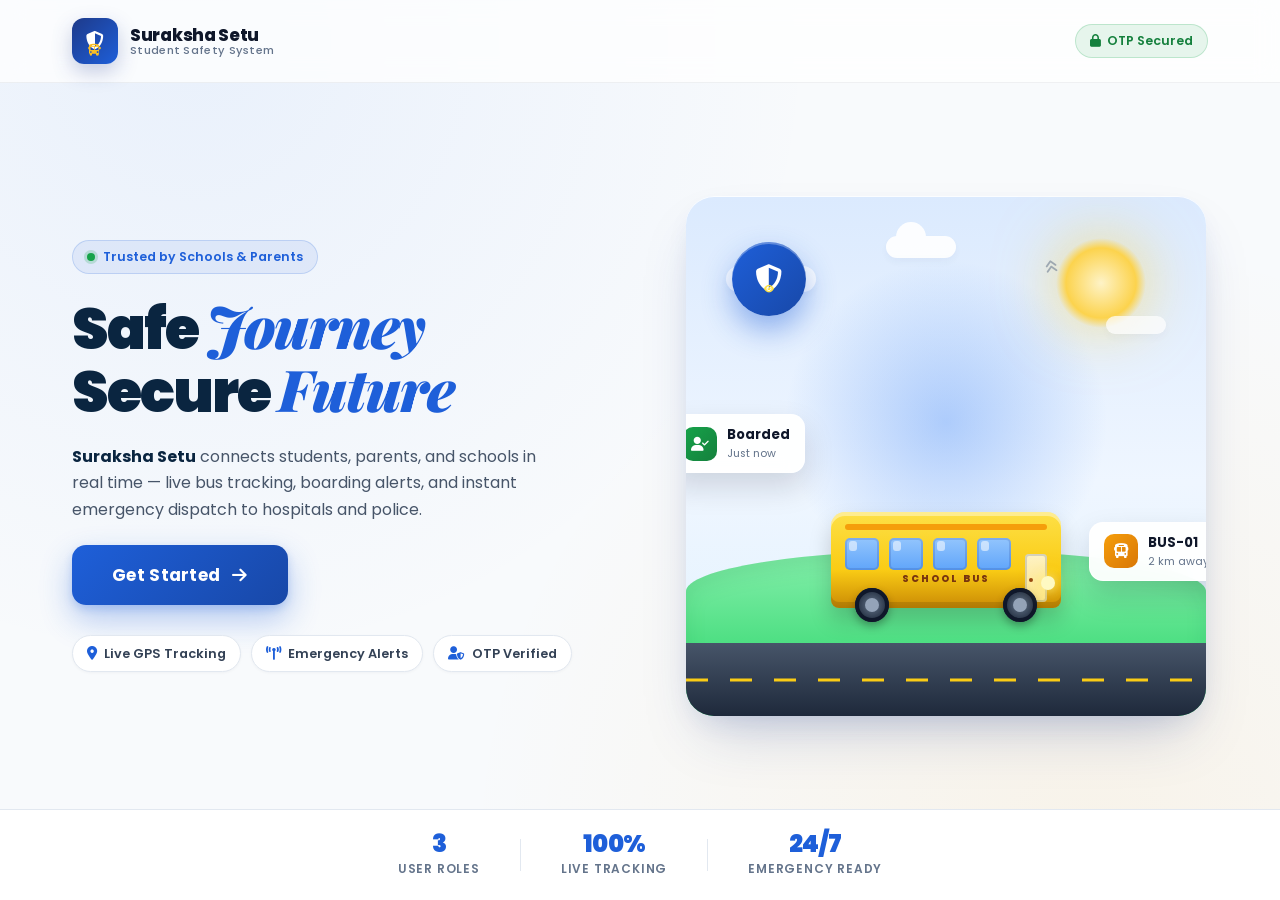
<file: index.html>
<!DOCTYPE html>
<html lang="en">
<head>
  <meta charset="UTF-8" />
  <meta name="viewport" content="width=device-width, initial-scale=1.0" />
  <title>Suraksha Setu — Safe Journey, Secure Future</title>

  <link rel="stylesheet"
    href="https://cdnjs.cloudflare.com/ajax/libs/font-awesome/6.5.1/css/all.min.css" />

  <link rel="preconnect" href="https://fonts.googleapis.com">
  <link rel="preconnect" href="https://fonts.gstatic.com" crossorigin>
  <link href="https://fonts.googleapis.com/css2?family=Poppins:wght@300;400;500;600;700;800;900&family=Playfair+Display:ital,wght@1,900&display=swap" rel="stylesheet">

  <link rel="stylesheet" href="style.css" />
  <link rel="stylesheet" href="login.css" />
  <link rel="stylesheet" href="otp.css" />
  <link rel="stylesheet" href="emergency.css" />
  <link rel="stylesheet" href="fpage.css" />
</head>
<body class="splash-body">

  <!-- ============ SPLASH / LANDING ============ -->
  <div class="splash-screen" id="splashScreen">

    <div id="splashEmergency" class="splash-emergency" style="display:none;"></div>

    <!-- Top nav bar -->
    <header class="landing-nav">
      <div class="landing-nav-inner">
        <div class="landing-logo">
          <div class="logo-icon">
            <i class="fa-solid fa-shield-halved"></i>
            <i class="fa-solid fa-bus"></i>
          </div>
          <div class="logo-text">
            <span class="logo-name">Suraksha Setu</span>
            <span class="logo-sub">Student Safety System</span>
          </div>
        </div>
        <div class="landing-nav-tag">
          <i class="fa-solid fa-lock"></i> OTP Secured
        </div>
      </div>
    </header>

    <!-- Hero section -->
    <section class="landing-hero">

      <!-- Left: text -->
      <div class="landing-text">

        <div class="landing-badge">
          <span class="badge-dot"></span>
          Trusted by Schools &amp; Parents
        </div>

        <h1 class="landing-title">
          Safe <span class="title-accent">Journey</span><br>
          Secure <span class="title-accent">Future</span>
        </h1>

        <p class="landing-desc">
          <strong>Suraksha Setu</strong> connects students, parents, and schools
          in real time — live bus tracking, boarding alerts, and instant
          emergency dispatch to hospitals and police.
        </p>

        <button type="button" class="landing-cta" id="getStartedBtn">
          <span>Get Started</span>
          <i class="fa-solid fa-arrow-right"></i>
        </button>

        <div class="landing-trust">
          <div class="trust-item">
            <i class="fa-solid fa-location-dot"></i>
            <span>Live GPS Tracking</span>
          </div>
          <div class="trust-item">
            <i class="fa-solid fa-tower-broadcast"></i>
            <span>Emergency Alerts</span>
          </div>
          <div class="trust-item">
            <i class="fa-solid fa-user-shield"></i>
            <span>OTP Verified</span>
          </div>
        </div>
      </div>

      <!-- Right: illustration -->
      <div class="landing-art">
        <div class="art-stage">

          <!-- Shield glow behind everything -->
          <div class="art-glow"></div>

          <!-- Sky -->
          <div class="art-sky">
            <!-- Sun -->
            <div class="art-sun"></div>

            <!-- Clouds -->
            <div class="art-cloud cloud-1"></div>
            <div class="art-cloud cloud-2"></div>
            <div class="art-cloud cloud-3"></div>

            <!-- Birds -->
            <div class="art-birds">
              <i class="fa-solid fa-angles-up"></i>
            </div>
          </div>

          <!-- Ground strip -->
          <div class="art-ground"></div>

          <!-- Road -->
          <div class="art-road">
            <div class="road-line"></div>
          </div>

          <!-- The Bus (CSS-drawn) -->
          <div class="art-bus">
            <div class="bus-body">
              <div class="bus-top-strip"></div>
              <div class="bus-window"></div>
              <div class="bus-window"></div>
              <div class="bus-window"></div>
              <div class="bus-window"></div>
              <div class="bus-door"></div>
              <div class="bus-plate">SCHOOL BUS</div>
            </div>
            <div class="bus-wheel wheel-front"></div>
            <div class="bus-wheel wheel-rear"></div>
            <div class="bus-headlight"></div>
          </div>

          <!-- Shield icon overlay (floating badge) -->
          <div class="art-badge">
            <i class="fa-solid fa-shield-halved"></i>
            <i class="fa-solid fa-eye eye-overlay"></i>
          </div>

          <!-- Floating feature cards -->
          <div class="float-card fc-1">
            <i class="fa-solid fa-user-check"></i>
            <div>
              <strong>Boarded</strong>
              <small>Just now</small>
            </div>
          </div>

          <div class="float-card fc-2">
            <i class="fa-solid fa-bus"></i>
            <div>
              <strong>BUS-01</strong>
              <small>2 km away</small>
            </div>
          </div>

        </div>
      </div>
    </section>

    <!-- Bottom feature strip -->
    <footer class="landing-footer">
      <div class="landing-footer-inner">
        <div class="footer-stat">
          <div class="fs-num">3</div>
          <div class="fs-label">User Roles</div>
        </div>
        <div class="footer-divider"></div>
        <div class="footer-stat">
          <div class="fs-num">100%</div>
          <div class="fs-label">Live Tracking</div>
        </div>
        <div class="footer-divider"></div>
        <div class="footer-stat">
          <div class="fs-num">24/7</div>
          <div class="fs-label">Emergency Ready</div>
        </div>
      </div>
    </footer>

  </div>

  <!-- ============ LOGIN SCREEN ============ -->
  <div class="login-screen-wrap" id="loginScreen" style="display:none;">

    <div id="emergencyBanner" class="emergency-top-banner" style="display:none;"></div>

    <div class="login-body">
      <div class="login-wrapper">

        <div class="login-brand">
          <div class="logo-shield">
            <i class="fa-solid fa-shield-halved"></i>
            <i class="fa-solid fa-bus logo-bus"></i>
          </div>
          <h1>SURAKSHA SETU</h1>
          <p class="tagline">Connecting Students, Parents &amp; School for Safer Journeys</p>

          <ul class="brand-points">
            <li><i class="fa-solid fa-mobile-screen"></i> OTP-verified login</li>
            <li><i class="fa-solid fa-location-dot"></i> Live bus tracking</li>
            <li><i class="fa-solid fa-user-check"></i> Boarding &amp; drop alerts</li>
            <li><i class="fa-solid fa-tower-broadcast"></i> Hospital &amp; Police alerts</li>
          </ul>
        </div>

        <div class="login-card">
          <button type="button" class="back-to-splash" id="backToSplashBtn">
            <i class="fa-solid fa-arrow-left"></i> Back
          </button>

          <h2>Welcome Back</h2>
          <p class="subtitle">Select your role and login</p>

          <div class="role-selector" id="roleSelector">
            <button type="button" class="role-btn active" data-role="parent">
              <i class="fa-solid fa-user-group"></i><span>Parent</span>
            </button>
            <button type="button" class="role-btn" data-role="admin">
              <i class="fa-solid fa-user-tie"></i><span>Admin</span>
            </button>
            <button type="button" class="role-btn" data-role="driver">
              <i class="fa-solid fa-id-card"></i><span>Driver</span>
            </button>
          </div>

          <form id="loginForm" autocomplete="off">
            <div class="form-group">
              <label for="userId"><i class="fa-solid fa-user"></i> User ID</label>
              <input type="text" id="userId" placeholder="Enter your user ID" required />
            </div>

            <div class="form-group">
              <label for="password"><i class="fa-solid fa-lock"></i> Password</label>
              <div class="password-wrap">
                <input type="password" id="password" placeholder="Enter your password" required />
                <button type="button" id="togglePassword" class="toggle-pass" aria-label="Show password">
                  <i class="fa-solid fa-eye"></i>
                </button>
              </div>
            </div>

            <div class="form-row">
              <label class="remember">
                <input type="checkbox" id="rememberMe" />
                <span>Remember me</span>
              </label>
            </div>

            <button type="submit" class="btn-login">
              <i class="fa-solid fa-right-to-bracket"></i> Login
            </button>

            <p class="login-error" id="loginError"></p>
          </form>

          <div class="demo-hint">
            <p><strong>Demo Credentials</strong></p>
            <p>Parent: <code>parent001</code> / <code>parent123</code></p>
            <p>Admin: <code>admin001</code> / <code>admin123</code></p>
            <p>Driver: <code>driver001</code> / <code>driver123</code></p>
            <p style="margin-top:6px;font-size:0.72rem;">
              <i class="fa-solid fa-mobile-screen"></i>
              OTP appears on-screen after password.
            </p>
          </div>
        </div>
      </div>
    </div>
  </div>

  <!-- OTP Modal -->
  <div class="otp-overlay" id="otpOverlay">
    <div class="otp-modal">
      <div class="otp-icon"><i class="fa-solid fa-mobile-screen-button"></i></div>
      <h3>Verify OTP</h3>
      <p class="otp-sub">We sent a 6-digit code to<br>
        <strong id="otpMobileText">+91-XXXXXXXXXX</strong></p>

      <div class="otp-inputs" id="otpInputs">
        <input type="text" maxlength="1" inputmode="numeric" data-idx="0">
        <input type="text" maxlength="1" inputmode="numeric" data-idx="1">
        <input type="text" maxlength="1" inputmode="numeric" data-idx="2">
        <input type="text" maxlength="1" inputmode="numeric" data-idx="3">
        <input type="text" maxlength="1" inputmode="numeric" data-idx="4">
        <input type="text" maxlength="1" inputmode="numeric" data-idx="5">
      </div>

      <div class="otp-demo-hint">
        <strong><i class="fa-solid fa-flask"></i> Demo Mode</strong>
        Since there is no SMS gateway, the OTP is shown here:<br>
        <code id="otpDemoCode">------</code>
      </div>

      <p class="otp-error" id="otpError"></p>

      <div class="otp-actions">
        <button type="button" class="otp-btn otp-btn-ghost" id="otpCancelBtn">
          <i class="fa-solid fa-xmark"></i> Cancel</button>
        <button type="button" class="otp-btn otp-btn-primary" id="otpVerifyBtn">
          <i class="fa-solid fa-circle-check"></i> Verify</button>
      </div>

      <p class="otp-foot">
        Didn't receive? <a id="otpResendLink" class="disabled">Resend OTP</a>
        <span id="otpTimer"></span>
      </p>
    </div>
  </div>

  <div id="toastContainer" class="toast-container"></div>

  <script src="storage.js"></script>
  <script src="data.js"></script>
  <script src="utils.js"></script>
  <script src="otp.js"></script>
  <script src="notifications.js"></script>
  <script src="emergency.js"></script>
  <script src="auth.js"></script>
  <script src="app.js"></script>
</body>
</html>
</file>
<file: style.css>
/* ============================================
   SURAKSHA SETU — Global Styles
   ============================================ */

:root {
  --primary: #1e3a8a;
  --primary-light: #3b5bdb;
  --primary-dark: #172554;
  --accent: #f59e0b;
  --success: #16a34a;
  --danger: #dc2626;
  --warning: #f59e0b;
  --info: #0ea5e9;

  --bg: #f1f5f9;
  --surface: #ffffff;
  --surface-2: #f8fafc;
  --border: #e2e8f0;

  --text: #0f172a;
  --text-muted: #64748b;
  --text-light: #94a3b8;

  --radius: 14px;
  --radius-sm: 8px;
  --shadow: 0 4px 20px rgba(15, 23, 42, 0.08);
  --shadow-lg: 0 10px 40px rgba(15, 23, 42, 0.15);

  --font: 'Segoe UI', system-ui, -apple-system, Roboto, sans-serif;
}

* { margin: 0; padding: 0; box-sizing: border-box; }
html, body { height: 100%; }

body {
  font-family: var(--font);
  background: var(--bg);
  color: var(--text);
  line-height: 1.5;
  -webkit-font-smoothing: antialiased;
}

img { max-width: 100%; display: block; }
a { color: inherit; text-decoration: none; }
button { font-family: inherit; cursor: pointer; border: none; background: none; }
input, select, textarea { font-family: inherit; }

.btn {
  display: inline-flex; align-items: center; justify-content: center;
  gap: 8px; padding: 10px 18px; border-radius: var(--radius-sm);
  font-weight: 600; font-size: 0.9rem;
  transition: all 0.2s ease; white-space: nowrap;
}
.btn:active { transform: scale(0.97); }
.btn-primary { background: var(--primary); color: #fff; }
.btn-primary:hover { background: var(--primary-dark); }
.btn-success { background: var(--success); color: #fff; }
.btn-success:hover { background: #15803d; }
.btn-danger { background: var(--danger); color: #fff; }
.btn-danger:hover { background: #b91c1c; }
.btn-warning { background: var(--warning); color: #fff; }
.btn-warning:hover { background: #d97706; }
.btn-outline {
  background: transparent; border: 1.5px solid var(--border); color: var(--text);
}
.btn-outline:hover { border-color: var(--primary); color: var(--primary); }
.btn-sm { padding: 6px 12px; font-size: 0.8rem; }
.btn-block { width: 100%; }

.card {
  background: var(--surface); border-radius: var(--radius);
  box-shadow: var(--shadow); padding: 20px;
}
.card-header {
  display: flex; align-items: center; justify-content: space-between;
  margin-bottom: 16px; flex-wrap: wrap; gap: 10px;
}
.card-header h3 {
  font-size: 1.1rem; display: flex; align-items: center; gap: 8px;
}
.card-header h3 i { color: var(--primary); }

.badge {
  display: inline-block; padding: 4px 12px; border-radius: 999px;
  font-size: 0.75rem; font-weight: 700; text-transform: uppercase;
  letter-spacing: 0.5px;
}
.badge-waiting    { background: #e2e8f0; color: #475569; }
.badge-approaching{ background: #fef3c7; color: #92400e; }
.badge-boarded    { background: #dcfce7; color: #166534; }
.badge-onbus      { background: #dbeafe; color: #1e40af; }
.badge-dropped    { background: #e0f2fe; color: #075985; }
.badge-completed  { background: #dcfce7; color: #166534; }
.badge-active     { background: #fee2e2; color: #991b1b; }
.badge-resolved   { background: #dcfce7; color: #166534; }

.form-group { margin-bottom: 16px; }
.form-group label {
  display: block; font-size: 0.85rem; font-weight: 600;
  margin-bottom: 6px; color: var(--text);
}
.form-group label i { color: var(--primary); margin-right: 4px; }
.form-group input,
.form-group select,
.form-group textarea {
  width: 100%; padding: 10px 14px;
  border: 1.5px solid var(--border); border-radius: var(--radius-sm);
  font-size: 0.92rem; background: var(--surface);
  transition: border-color 0.2s;
}
.form-group input:focus,
.form-group select:focus,
.form-group textarea:focus {
  outline: none; border-color: var(--primary-light);
  box-shadow: 0 0 0 3px rgba(59, 91, 219, 0.12);
}
.form-group textarea { resize: vertical; min-height: 90px; }
.form-row-2 { display: grid; grid-template-columns: 1fr 1fr; gap: 14px; }

.modal-overlay {
  position: fixed; inset: 0;
  background: rgba(15, 23, 42, 0.6);
  backdrop-filter: blur(3px);
  display: none; align-items: center; justify-content: center;
  z-index: 1000; padding: 16px;
}
.modal-overlay.open { display: flex; }

.modal {
  background: var(--surface); border-radius: var(--radius);
  width: 100%; max-width: 560px; max-height: 90vh;
  overflow-y: auto; box-shadow: var(--shadow-lg);
  animation: modalIn 0.25s ease;
}
@keyframes modalIn {
  from { opacity: 0; transform: translateY(20px) scale(0.97); }
  to   { opacity: 1; transform: translateY(0) scale(1); }
}

.modal-header {
  display: flex; align-items: center; justify-content: space-between;
  padding: 18px 22px; border-bottom: 1px solid var(--border);
}
.modal-header h3 { font-size: 1.1rem; display: flex; gap: 8px; align-items: center; }
.modal-header h3 i { color: var(--primary); }

.modal-close {
  font-size: 1.2rem; color: var(--text-muted);
  width: 34px; height: 34px; border-radius: 50%;
  display: grid; place-items: center; transition: background 0.2s;
}
.modal-close:hover { background: var(--bg); color: var(--danger); }

.modal-body { padding: 22px; }
.modal-footer {
  display: flex; justify-content: flex-end; gap: 10px;
  padding: 16px 22px; border-top: 1px solid var(--border);
}

.toast-container {
  position: fixed; top: 20px; right: 20px; z-index: 2000;
  display: flex; flex-direction: column; gap: 10px; max-width: 340px;
}
.toast {
  background: var(--surface); border-left: 4px solid var(--primary);
  border-radius: var(--radius-sm); padding: 14px 16px;
  box-shadow: var(--shadow-lg);
  display: flex; gap: 12px; align-items: flex-start;
  animation: toastIn 0.3s ease;
}
.toast.success { border-left-color: var(--success); }
.toast.error   { border-left-color: var(--danger); }
.toast.warning { border-left-color: var(--warning); }
.toast.info    { border-left-color: var(--info); }
.toast i { font-size: 1.1rem; margin-top: 2px; }
.toast.success i { color: var(--success); }
.toast.error i   { color: var(--danger); }
.toast.warning i { color: var(--warning); }
.toast.info i    { color: var(--info); }
.toast-content { flex: 1; }
.toast-content strong { display: block; font-size: 0.9rem; }
.toast-content span { font-size: 0.82rem; color: var(--text-muted); }

@keyframes toastIn {
  from { opacity: 0; transform: translateX(40px); }
  to   { opacity: 1; transform: translateX(0); }
}

.empty-state {
  text-align: center; padding: 40px 20px; color: var(--text-muted);
}
.empty-state i { font-size: 2.5rem; color: var(--text-light); margin-bottom: 12px; }
.empty-state p { font-size: 0.9rem; }

.hidden { display: none !important; }
.text-muted { color: var(--text-muted); }
.mt-1 { margin-top: 8px; }
.mt-2 { margin-top: 16px; }
.mt-3 { margin-top: 24px; }

@media (max-width: 640px) {
  .form-row-2 { grid-template-columns: 1fr; }
  .toast-container { left: 16px; right: 16px; max-width: none; }
}
</file>
<file: login.css>
/* ============================================
   SURAKSHA SETU — Login Page
   ============================================ */

.login-body {
  min-height: 100vh;
  display: flex; align-items: center; justify-content: center;
  padding: 20px;
  background: linear-gradient(135deg, #1e3a8a 0%, #172554 60%, #0f172a 100%);
  position: relative; overflow-x: hidden;
}

.login-body::before {
  content: '';
  position: absolute;
  width: 500px; height: 500px; border-radius: 50%;
  background: radial-gradient(circle, rgba(245,158,11,0.18), transparent 70%);
  top: -150px; right: -150px; pointer-events: none;
}

.login-wrapper {
  display: grid; grid-template-columns: 1fr 1fr;
  max-width: 1000px; width: 100%;
  background: rgba(255,255,255,0.04);
  border-radius: 24px; overflow: hidden;
  box-shadow: 0 30px 80px rgba(0,0,0,0.4);
  border: 1px solid rgba(255,255,255,0.08);
  position: relative; z-index: 1;
}

.login-brand {
  padding: 50px 40px; color: #fff;
  display: flex; flex-direction: column; justify-content: center;
  background: linear-gradient(160deg, rgba(59,91,219,0.35), rgba(23,37,84,0.15));
}

.logo-shield {
  position: relative; width: 80px; height: 80px;
  display: grid; place-items: center; margin-bottom: 22px;
}
.logo-shield .fa-shield-halved {
  font-size: 80px; color: var(--accent);
  filter: drop-shadow(0 6px 14px rgba(245,158,11,0.4));
}
.logo-shield .logo-bus {
  position: absolute; font-size: 26px; color: #fff;
  top: 54%; transform: translateY(-50%);
}

.login-brand h1 {
  font-size: 2.1rem; font-weight: 800;
  letter-spacing: 1.5px; margin-bottom: 8px;
}
.login-brand .tagline {
  font-size: 0.95rem; color: rgba(255,255,255,0.78);
  margin-bottom: 30px; line-height: 1.5;
}

.brand-points {
  list-style: none; display: flex; flex-direction: column; gap: 12px;
}
.brand-points li {
  display: flex; align-items: center; gap: 10px;
  font-size: 0.9rem; color: rgba(255,255,255,0.88);
}
.brand-points li i {
  width: 32px; height: 32px; display: grid; place-items: center;
  border-radius: 50%; background: rgba(245,158,11,0.18);
  color: var(--accent); font-size: 0.85rem;
}

.login-card { background: #fff; padding: 50px 42px; }
.login-card h2 {
  font-size: 1.6rem; color: var(--primary-dark); margin-bottom: 4px;
}
.login-card .subtitle {
  color: var(--text-muted); font-size: 0.9rem; margin-bottom: 24px;
}

.role-selector {
  display: grid; grid-template-columns: repeat(3, 1fr);
  gap: 10px; margin-bottom: 26px;
  background: var(--bg); padding: 6px; border-radius: 12px;
}
.role-btn {
  display: flex; flex-direction: column; align-items: center; gap: 6px;
  padding: 12px 6px; border-radius: 8px;
  font-size: 0.82rem; font-weight: 600; color: var(--text-muted);
  transition: all 0.2s; background: transparent; border: none; cursor: pointer;
}
.role-btn i { font-size: 1.1rem; }
.role-btn:hover { color: var(--primary); }
.role-btn.active {
  background: var(--primary); color: #fff;
  box-shadow: 0 4px 12px rgba(30,58,138,0.3);
}

.password-wrap { position: relative; }
.password-wrap input { padding-right: 44px; }
.toggle-pass {
  position: absolute; right: 6px; top: 50%;
  transform: translateY(-50%);
  width: 34px; height: 34px; border-radius: 8px;
  color: var(--text-muted); display: grid; place-items: center;
  transition: background 0.2s; background: transparent; border: none; cursor: pointer;
}
.toggle-pass:hover { background: var(--bg); color: var(--primary); }

.form-row {
  display: flex; justify-content: space-between; align-items: center;
  margin-bottom: 18px;
}
.remember {
  display: flex; align-items: center; gap: 8px;
  font-size: 0.85rem; color: var(--text-muted); cursor: pointer;
}
.remember input { accent-color: var(--primary); width: 16px; height: 16px; }

.btn-login {
  width: 100%; padding: 13px;
  background: linear-gradient(135deg, var(--primary), var(--primary-light));
  color: #fff; font-size: 1rem; font-weight: 700;
  border-radius: var(--radius-sm);
  display: flex; align-items: center; justify-content: center;
  gap: 8px; transition: all 0.2s;
  box-shadow: 0 6px 18px rgba(30,58,138,0.3);
  border: none; cursor: pointer;
}
.btn-login:hover { transform: translateY(-2px); box-shadow: 0 10px 24px rgba(30,58,138,0.4); }
.btn-login:active { transform: translateY(0); }

.login-error {
  color: var(--danger); font-size: 0.85rem; text-align: center;
  margin-top: 12px; min-height: 18px; font-weight: 600;
}

.demo-hint {
  margin-top: 24px; padding: 14px;
  background: var(--surface-2); border-radius: var(--radius-sm);
  border: 1px dashed var(--border);
  font-size: 0.78rem; color: var(--text-muted); line-height: 1.7;
}
.demo-hint strong { color: var(--primary); display: block; margin-bottom: 4px; }
.demo-hint code {
  background: #e2e8f0; padding: 1px 6px; border-radius: 4px;
  font-size: 0.78rem; color: var(--primary-dark);
}

@media (max-width: 820px) {
  .login-wrapper { grid-template-columns: 1fr; max-width: 460px; }
  .login-brand { padding: 36px 30px; text-align: center; align-items: center; }
  .brand-points { align-items: center; }
  .login-brand h1 { font-size: 1.7rem; }
  .login-card { padding: 36px 28px; }
}

@media (max-width: 480px) {
  .login-body { padding: 12px; }
  .login-brand { padding: 30px 20px; }
  .login-card { padding: 30px 22px; }
  .role-btn span { font-size: 0.75rem; }
}
</file>
<file: otp.css>
/* ============================================
   SURAKSHA SETU — OTP Modal
   ============================================ */

.otp-overlay {
  position: fixed; inset: 0;
  background: rgba(15, 23, 42, 0.75);
  backdrop-filter: blur(4px);
  display: none; align-items: center; justify-content: center;
  z-index: 1500; padding: 16px;
}
.otp-overlay.open { display: flex; }

.otp-modal {
  background: #fff; border-radius: 20px; padding: 34px 30px;
  max-width: 420px; width: 100%; text-align: center;
  box-shadow: 0 30px 80px rgba(0,0,0,0.35);
  animation: otpIn 0.3s ease;
}

@keyframes otpIn {
  from { opacity: 0; transform: translateY(20px) scale(0.96); }
  to   { opacity: 1; transform: translateY(0) scale(1); }
}

.otp-icon {
  width: 68px; height: 68px; border-radius: 50%;
  background: linear-gradient(135deg, #3b5bdb, #1e3a8a);
  color: #fff; display: grid; place-items: center;
  font-size: 1.7rem; margin: 0 auto 18px;
  box-shadow: 0 10px 30px rgba(30,58,138,0.35);
}

.otp-modal h3 {
  font-size: 1.25rem; color: var(--primary-dark, #172554);
  margin-bottom: 6px;
}

.otp-modal p.otp-sub {
  color: #64748b; font-size: 0.88rem; margin-bottom: 22px;
}
.otp-modal p.otp-sub strong { color: #1e3a8a; }

.otp-inputs {
  display: flex; justify-content: center; gap: 10px; margin-bottom: 20px;
}
.otp-inputs input {
  width: 48px; height: 56px; text-align: center;
  font-size: 1.5rem; font-weight: 700;
  border: 2px solid #e2e8f0; border-radius: 12px;
  background: #f8fafc; color: #0f172a;
  transition: all 0.2s;
}
.otp-inputs input:focus {
  outline: none; border-color: #3b5bdb; background: #fff;
  box-shadow: 0 0 0 4px rgba(59,91,219,0.15);
  transform: translateY(-2px);
}
.otp-inputs input.filled {
  border-color: #16a34a; background: #f0fdf4;
}

.otp-demo-hint {
  background: #fef3c7; border: 1px dashed #f59e0b;
  border-radius: 10px; padding: 12px 14px;
  font-size: 0.82rem; color: #92400e;
  margin-bottom: 18px; text-align: left; line-height: 1.6;
}
.otp-demo-hint strong { display: block; margin-bottom: 2px; }
.otp-demo-hint code {
  background: #fff; padding: 2px 8px; border-radius: 5px;
  font-weight: 700; letter-spacing: 2px;
  color: #92400e; font-size: 0.95rem;
}

.otp-error {
  color: #dc2626; font-size: 0.85rem; font-weight: 600;
  min-height: 20px; margin-bottom: 12px;
}

.otp-actions {
  display: flex; gap: 10px; justify-content: center; margin-bottom: 14px;
}

.otp-btn {
  padding: 12px 26px; border-radius: 10px;
  font-weight: 700; font-size: 0.92rem;
  border: none; cursor: pointer; transition: all 0.2s;
  display: inline-flex; align-items: center; gap: 8px;
}
.otp-btn-primary {
  background: linear-gradient(135deg, #1e3a8a, #3b5bdb);
  color: #fff; box-shadow: 0 6px 18px rgba(30,58,138,0.35);
}
.otp-btn-primary:hover { transform: translateY(-2px); }
.otp-btn-primary:disabled {
  opacity: 0.5; cursor: not-allowed; transform: none;
}
.otp-btn-ghost {
  background: transparent; border: 1.5px solid #e2e8f0; color: #64748b;
}
.otp-btn-ghost:hover { border-color: #1e3a8a; color: #1e3a8a; }

.otp-foot { font-size: 0.82rem; color: #64748b; }
.otp-foot a {
  color: #1e3a8a; font-weight: 700; cursor: pointer; text-decoration: none;
}
.otp-foot a.disabled { color: #94a3b8; pointer-events: none; }

@media (max-width: 480px) {
  .otp-modal { padding: 26px 20px; }
  .otp-inputs { gap: 6px; }
  .otp-inputs input { width: 40px; height: 50px; font-size: 1.2rem; }
}
</file>
<file: emergency.css>
/* ============================================
   SURAKSHA SETU — Emergency Services Styles
   ============================================ */

/* ---------- Top banner on login page ---------- */
.emergency-top-banner {
  position: fixed;
  top: 0; left: 0; right: 0;
  background: linear-gradient(135deg, #b91c1c, #7f1d1d);
  color: #fff;
  padding: 14px 20px;
  z-index: 9999;
  box-shadow: 0 4px 20px rgba(185,28,28,0.5);
  display: flex;
  align-items: center;
  gap: 14px;
  animation: emgSlideDown 0.4s ease;
  border-bottom: 3px solid #fca5a5;
}
@keyframes emgSlideDown {
  from { transform: translateY(-100%); }
  to   { transform: translateY(0); }
}

.emergency-top-banner i.banner-icon {
  font-size: 1.8rem;
  color: #fecaca;
  animation: emgFlash 1s infinite;
  flex-shrink: 0;
}
@keyframes emgFlash {
  0%, 100% { opacity: 1; transform: scale(1); }
  50%      { opacity: 0.5; transform: scale(1.1); }
}

.emergency-top-banner .banner-body {
  flex: 1;
  min-width: 0;
}
.emergency-top-banner .banner-title {
  font-weight: 800;
  font-size: 0.95rem;
  letter-spacing: 0.5px;
  margin-bottom: 2px;
  text-transform: uppercase;
}
.emergency-top-banner .banner-text {
  font-size: 0.85rem;
  line-height: 1.4;
  color: #fecaca;
}
.emergency-top-banner .banner-count {
  background: #fff;
  color: #b91c1c;
  font-weight: 800;
  font-size: 0.8rem;
  padding: 6px 12px;
  border-radius: 999px;
  flex-shrink: 0;
  white-space: nowrap;
}
.emergency-top-banner .banner-close {
  background: transparent;
  color: #fecaca;
  border: 1.5px solid #fecaca;
  width: 32px; height: 32px;
  border-radius: 50%;
  display: grid; place-items: center;
  cursor: pointer;
  font-size: 0.9rem;
  flex-shrink: 0;
}
.emergency-top-banner .banner-close:hover {
  background: #fecaca; color: #7f1d1d;
}

/* Push login content down when banner is present */
body.has-emergency-banner .login-wrapper {
  margin-top: 90px;
}

/* Parent emergency banner */
.parent-emg-banner {
  display: flex; align-items: flex-start; gap: 14px;
  padding: 16px 20px;
  background: linear-gradient(135deg, #fee2e2, #fecaca);
  border-left: 6px solid #dc2626;
  border-radius: var(--radius);
  margin-bottom: 18px;
  color: #7f1d1d;
  animation: emgBlink 1.5s infinite;
}
@keyframes emgBlink {
  0%, 100% { background: linear-gradient(135deg, #fee2e2, #fecaca); }
  50%      { background: linear-gradient(135deg, #fecaca, #fca5a5); }
}
.parent-emg-banner i {
  font-size: 1.8rem; color: #dc2626; flex-shrink: 0;
}
.parent-emg-banner .emg-banner-body { flex: 1; }
.parent-emg-banner .emg-banner-title {
  font-weight: 800; font-size: 1rem; margin-bottom: 4px; letter-spacing: 0.3px;
}
.parent-emg-banner .emg-banner-text {
  font-size: 0.88rem; line-height: 1.55;
}
.parent-emg-banner .emg-banner-time {
  font-size: 0.76rem; margin-top: 6px; opacity: 0.85;
}

/* ---------- Driver emergency button ---------- */
.emergency-raise-btn {
  width: 100%;
  padding: 20px;
  background: linear-gradient(135deg, #b91c1c, #7f1d1d);
  color: #fff;
  border-radius: var(--radius);
  font-size: 1.15rem;
  font-weight: 800;
  letter-spacing: 0.5px;
  display: flex; align-items: center; justify-content: center;
  gap: 12px;
  box-shadow: 0 10px 30px rgba(185,28,28,0.5);
  transition: all 0.2s;
  margin-bottom: 12px;
  border: 3px solid #fecaca;
  cursor: pointer;
  animation: emergencyPulse 2s infinite;
}
@keyframes emergencyPulse {
  0%, 100% { box-shadow: 0 10px 30px rgba(185,28,28,0.5); }
  50%      { box-shadow: 0 10px 40px rgba(185,28,28,0.85); }
}
.emergency-raise-btn:hover {
  transform: translateY(-2px);
  background: linear-gradient(135deg, #dc2626, #991b1b);
}
.emergency-raise-btn i { font-size: 1.4rem; }

/* ---------- Emergency modal ---------- */
.emg-modal { max-width: 560px !important; }

.emg-modal .modal-header {
  background: linear-gradient(135deg, #b91c1c, #7f1d1d);
  color: #fff;
  border-bottom: none;
  border-radius: var(--radius) var(--radius) 0 0;
}
.emg-modal .modal-header h3 { color: #fff; }
.emg-modal .modal-header h3 i { color: #fecaca; }
.emg-modal .modal-close { color: #fecaca; }
.emg-modal .modal-close:hover { background: rgba(255,255,255,0.15); color: #fff; }

.emg-warning {
  background: #fef2f2;
  border: 2px dashed #dc2626;
  border-radius: 10px;
  padding: 12px 14px;
  margin-bottom: 18px;
  font-size: 0.85rem;
  color: #991b1b;
  line-height: 1.55;
  display: flex; gap: 10px; align-items: flex-start;
}
.emg-warning i { color: #dc2626; font-size: 1.1rem; margin-top: 2px; }

.emg-preview {
  background: var(--surface-2);
  border-radius: 10px;
  padding: 12px 14px;
  margin-bottom: 16px;
}
.emg-preview-title {
  font-size: 0.78rem;
  color: var(--text-muted);
  text-transform: uppercase;
  letter-spacing: 0.6px;
  font-weight: 700;
  margin-bottom: 8px;
}
.emg-preview-list {
  display: flex; flex-direction: column; gap: 6px;
}
.emg-preview-item {
  display: flex; align-items: center; gap: 8px;
  font-size: 0.85rem;
}
.emg-preview-item i {
  width: 22px; text-align: center;
}
.emg-preview-item i.fa-hospital { color: #dc2626; }
.emg-preview-item i.fa-shield-halved { color: #1e3a8a; }
.emg-preview-item .emg-dist {
  margin-left: auto;
  font-size: 0.75rem;
  color: var(--text-muted);
  background: var(--bg);
  padding: 2px 8px;
  border-radius: 999px;
}

/* ---------- Emergency alert cards (admin) ---------- */
.emg-grid {
  display: grid;
  grid-template-columns: repeat(auto-fill, minmax(340px, 1fr));
  gap: 16px;
}

.emg-card {
  background: var(--surface);
  border-radius: var(--radius);
  padding: 18px;
  box-shadow: var(--shadow-lg);
  border-left: 6px solid #b91c1c;
  position: relative;
  overflow: hidden;
}
.emg-card.resolved {
  border-left-color: var(--success);
  opacity: 0.88;
}
.emg-card::before {
  content: '';
  position: absolute;
  top: 0; right: 0;
  width: 60px; height: 60px;
  background: radial-gradient(circle, rgba(185,28,28,0.15), transparent 70%);
  border-radius: 50%;
}

.emg-card-head {
  display: flex;
  justify-content: space-between;
  align-items: flex-start;
  gap: 10px;
  margin-bottom: 12px;
}
.emg-card-head h4 {
  font-size: 1rem;
  color: #7f1d1d;
  display: flex; align-items: center; gap: 8px;
  font-weight: 800;
  letter-spacing: 0.3px;
}
.emg-card-head h4 i { color: #dc2626; font-size: 1.1rem; }
.emg-card.resolved .emg-card-head h4 { color: #166534; }
.emg-card.resolved .emg-card-head h4 i { color: var(--success); }

.emg-card-time {
  font-size: 0.72rem;
  color: var(--text-muted);
  margin-bottom: 10px;
  display: flex; gap: 8px; align-items: center;
}
.emg-card-time i { color: #dc2626; }

.emg-card-message {
  background: #fef2f2;
  border-left: 3px solid #dc2626;
  border-radius: 8px;
  padding: 10px 12px;
  font-size: 0.85rem;
  color: #7f1d1d;
  margin-bottom: 12px;
  line-height: 1.55;
}

.emg-card-location {
  font-size: 0.78rem;
  color: var(--text-muted);
  margin-bottom: 12px;
  font-family: monospace;
}

.emg-services {
  display: flex;
  flex-direction: column;
  gap: 8px;
  margin-bottom: 14px;
}
.emg-service-row {
  display: flex;
  align-items: center;
  gap: 10px;
  padding: 10px 12px;
  background: var(--surface-2);
  border-radius: 8px;
  border-left: 3px solid var(--border);
}
.emg-service-row.hospital { border-left-color: #dc2626; }
.emg-service-row.police   { border-left-color: #1e3a8a; }

.emg-service-icon {
  width: 32px; height: 32px;
  border-radius: 50%;
  display: grid; place-items: center;
  font-size: 0.85rem;
  color: #fff;
  flex-shrink: 0;
}
.emg-service-icon.hospital { background: #dc2626; }
.emg-service-icon.police   { background: #1e3a8a; }

.emg-service-info { flex: 1; min-width: 0; }
.emg-service-info strong {
  font-size: 0.85rem; display: block;
  white-space: nowrap; overflow: hidden; text-overflow: ellipsis;
}
.emg-service-info span {
  font-size: 0.72rem; color: var(--text-muted);
}

.emg-card-actions {
  display: flex; gap: 8px; flex-wrap: wrap;
}

/* ---------- Call service buttons ---------- */
.call-service-btn {
  display: flex; align-items: center; gap: 12px;
  padding: 14px 16px;
  background: var(--surface);
  border: 2px solid var(--border);
  border-radius: 12px;
  width: 100%;
  margin-bottom: 10px;
  cursor: pointer;
  transition: all 0.2s;
  text-decoration: none;
  color: var(--text);
  font-family: inherit;
  text-align: left;
}
.call-service-btn:hover {
  border-color: #dc2626;
  background: #fef2f2;
  transform: translateY(-2px);
}
.call-service-btn.police:hover {
  border-color: #1e3a8a;
  background: #eff6ff;
}

.call-service-icon {
  width: 44px; height: 44px;
  border-radius: 50%;
  display: grid; place-items: center;
  color: #fff;
  font-size: 1.1rem;
  flex-shrink: 0;
}
.call-service-icon.hospital { background: #dc2626; }
.call-service-icon.police   { background: #1e3a8a; }

.call-service-info { flex: 1; min-width: 0; }
.call-service-info strong {
  display: block;
  font-size: 0.95rem;
  margin-bottom: 2px;
}
.call-service-info span {
  font-size: 0.8rem;
  color: var(--text-muted);
}
.call-service-number {
  font-weight: 800;
  color: #dc2626;
  font-size: 0.95rem;
  white-space: nowrap;
}
.call-service-btn.police .call-service-number {
  color: #1e3a8a;
}

/* ---------- Stats card ---------- */
.stat-card.emergency { border-left-color: #b91c1c; }
.stat-card.emergency .stat-icon {
  background: #fee2e2; color: #b91c1c;
}

/* ---------- Admin emergency toolbar ---------- */
.emg-toolbar {
  display: flex;
  justify-content: space-between;
  align-items: center;
  gap: 12px;
  margin-bottom: 18px;
  flex-wrap: wrap;
}
.emg-filter-btns {
  display: flex;
  gap: 8px;
  flex-wrap: wrap;
}
.emg-filter-btns .ef-btn {
  padding: 8px 16px;
  border-radius: 999px;
  font-size: 0.82rem;
  font-weight: 600;
  background: var(--surface);
  color: var(--text-muted);
  border: 1.5px solid var(--border);
  cursor: pointer;
  transition: all 0.2s;
}
.emg-filter-btns .ef-btn:hover {
  border-color: #dc2626; color: #dc2626;
}
.emg-filter-btns .ef-btn.active {
  background: #dc2626; color: #fff; border-color: #dc2626;
}

/* ---------- Services directory ---------- */
.services-tag {
  display: inline-block;
  padding: 2px 8px;
  border-radius: 999px;
  font-size: 0.72rem;
  font-weight: 600;
  background: #e2e8f0;
  color: #475569;
  margin-right: 4px;
  margin-bottom: 2px;
}

.services-dir-row {
  display: flex;
  align-items: center;
  gap: 12px;
  padding: 12px;
  background: var(--surface-2);
  border-radius: 10px;
  margin-bottom: 8px;
}
.services-dir-icon {
  width: 38px; height: 38px;
  border-radius: 50%;
  display: grid; place-items: center;
  color: #fff;
  font-size: 0.95rem;
  flex-shrink: 0;
}
.services-dir-icon.hospital { background: #dc2626; }
.services-dir-icon.police   { background: #1e3a8a; }

.services-dir-info { flex: 1; min-width: 0; }
.services-dir-info strong { display: block; font-size: 0.9rem; }
.services-dir-info span {
  font-size: 0.75rem; color: var(--text-muted);
  display: block; margin-top: 2px;
}

@media (max-width: 640px) {
  .emg-grid { grid-template-columns: 1fr; }
  .emg-service-info strong { font-size: 0.8rem; }
  .emergency-top-banner { padding: 12px 14px; gap: 10px; }
  .emergency-top-banner .banner-title { font-size: 0.82rem; }
  .emergency-top-banner .banner-text { font-size: 0.75rem; }
  .emergency-top-banner .banner-count { display: none; }
  body.has-emergency-banner .login-wrapper { margin-top: 110px; }
}
</file>
<file: fpage.css>
/* ============================================
   SURAKSHA SETU — Landing Page (fpage.css)
   Clean, modern, judge-friendly design
   ============================================ */

.splash-body {
  margin: 0;
  padding: 0;
  min-height: 100vh;
  background: #F8FAFC;
  font-family: 'Poppins', 'Segoe UI', system-ui, -apple-system, sans-serif;
  color: #0F172A;
  -webkit-font-smoothing: antialiased;
  overflow-x: hidden;
}

.splash-screen {
  display: flex;
  flex-direction: column;
  min-height: 100vh;
  background:
    radial-gradient(circle at 15% 5%, rgba(59,130,246,0.08), transparent 45%),
    radial-gradient(circle at 85% 95%, rgba(245,158,11,0.08), transparent 45%),
    #F8FAFC;
  animation: splashFadeIn 0.5s ease;
}
@keyframes splashFadeIn {
  from { opacity: 0; }
  to   { opacity: 1; }
}

/* ---------- Emergency banner ---------- */
.splash-emergency {
  background: linear-gradient(135deg, #b91c1c, #7f1d1d);
  color: #fff;
  padding: 12px 20px;
  display: flex; align-items: center; gap: 12px;
  z-index: 10; border-bottom: 3px solid #fca5a5;
}
.splash-emergency i { font-size: 1.5rem; color: #fecaca; flex-shrink: 0; }
.splash-emergency .sp-emg-body { flex: 1; }
.splash-emergency .sp-emg-title {
  font-weight: 800; font-size: 0.9rem; text-transform: uppercase;
}
.splash-emergency .sp-emg-text { font-size: 0.82rem; color: #fecaca; margin-top: 2px; }

/* ============================================
   TOP NAV
   ============================================ */
.landing-nav {
  width: 100%;
  padding: 18px 0;
  background: rgba(255,255,255,0.75);
  backdrop-filter: blur(12px);
  -webkit-backdrop-filter: blur(12px);
  border-bottom: 1px solid rgba(15,23,42,0.06);
  position: sticky;
  top: 0;
  z-index: 50;
}

.landing-nav-inner {
  max-width: 1200px;
  margin: 0 auto;
  padding: 0 32px;
  display: flex;
  align-items: center;
  justify-content: space-between;
  gap: 16px;
}

.landing-logo {
  display: flex;
  align-items: center;
  gap: 12px;
}

.logo-icon {
  width: 46px; height: 46px;
  border-radius: 12px;
  background: linear-gradient(135deg, #1E3A8A, #1E5FD9);
  color: #fff;
  display: grid; place-items: center;
  position: relative;
  font-size: 1.15rem;
  box-shadow: 0 8px 20px rgba(30,58,138,0.25);
}
.logo-icon .fa-bus {
  position: absolute;
  font-size: 0.75rem;
  bottom: 8px;
  color: #FBBF24;
}

.logo-text {
  display: flex;
  flex-direction: column;
  line-height: 1.1;
}
.logo-name {
  font-size: 1.05rem;
  font-weight: 800;
  color: #0F172A;
  letter-spacing: -0.3px;
}
.logo-sub {
  font-size: 0.7rem;
  color: #64748B;
  font-weight: 500;
  letter-spacing: 0.3px;
}

.landing-nav-tag {
  display: inline-flex;
  align-items: center;
  gap: 6px;
  padding: 7px 14px;
  border-radius: 999px;
  background: rgba(22,163,74,0.10);
  color: #15803D;
  font-size: 0.78rem;
  font-weight: 600;
  border: 1px solid rgba(22,163,74,0.20);
}

/* ============================================
   HERO
   ============================================ */
.landing-hero {
  flex: 1;
  max-width: 1200px;
  width: 100%;
  margin: 0 auto;
  padding: 60px 32px 40px;
  display: grid;
  grid-template-columns: 1.05fr 1fr;
  gap: 60px;
  align-items: center;
}

/* ---------- Left: text ---------- */
.landing-text {
  display: flex;
  flex-direction: column;
  gap: 22px;
  max-width: 540px;
}

.landing-badge {
  display: inline-flex;
  align-items: center;
  gap: 8px;
  padding: 7px 14px;
  border-radius: 999px;
  background: rgba(30,95,217,0.08);
  color: #1E5FD9;
  font-size: 0.78rem;
  font-weight: 600;
  border: 1px solid rgba(30,95,217,0.18);
  width: fit-content;
}
.badge-dot {
  width: 8px; height: 8px;
  border-radius: 50%;
  background: #16A34A;
  box-shadow: 0 0 0 3px rgba(22,163,74,0.2);
  animation: pulseDot 2s infinite;
}
@keyframes pulseDot {
  0%, 100% { box-shadow: 0 0 0 3px rgba(22,163,74,0.25); }
  50%      { box-shadow: 0 0 0 6px rgba(22,163,74,0.05); }
}

.landing-title {
  font-size: clamp(2.4rem, 5.2vw, 3.6rem);
  font-weight: 900;
  line-height: 1.02;
  letter-spacing: -2px;
  color: #0A2540;
  margin: 0;
}
.title-accent {
  color: #1E5FD9;
  font-style: italic;
  font-family: 'Playfair Display', 'Poppins', serif;
  font-weight: 900;
  letter-spacing: -1.5px;
}

.landing-desc {
  font-size: 1rem;
  color: #475569;
  line-height: 1.65;
  margin: 0;
  max-width: 480px;
}
.landing-desc strong {
  color: #0A2540;
  font-weight: 700;
}

/* CTA button */
.landing-cta {
  display: inline-flex;
  align-items: center;
  justify-content: center;
  gap: 12px;
  padding: 17px 40px;
  background: linear-gradient(135deg, #1E5FD9 0%, #1848A8 100%);
  color: #fff;
  border: none;
  border-radius: 14px;
  font-size: 1.05rem;
  font-weight: 700;
  letter-spacing: 0.3px;
  cursor: pointer;
  box-shadow:
    0 14px 32px rgba(30,95,217,0.32),
    0 4px 8px rgba(30,95,217,0.18);
  transition: all 0.25s cubic-bezier(0.4,0,0.2,1);
  font-family: inherit;
  width: fit-content;
}
.landing-cta:hover {
  transform: translateY(-3px);
  box-shadow:
    0 20px 42px rgba(30,95,217,0.42),
    0 6px 12px rgba(30,95,217,0.22);
}
.landing-cta i {
  transition: transform 0.25s ease;
}
.landing-cta:hover i {
  transform: translateX(5px);
}

/* Trust chips */
.landing-trust {
  display: flex;
  flex-wrap: wrap;
  gap: 10px;
  margin-top: 8px;
}
.trust-item {
  display: inline-flex;
  align-items: center;
  gap: 7px;
  padding: 8px 14px;
  background: #fff;
  border: 1px solid #E2E8F0;
  border-radius: 999px;
  font-size: 0.8rem;
  font-weight: 600;
  color: #334155;
  box-shadow: 0 1px 3px rgba(15,23,42,0.04);
}
.trust-item i {
  color: #1E5FD9;
  font-size: 0.85rem;
}

/* ============================================
   Right: illustration
   ============================================ */
.landing-art {
  display: flex;
  justify-content: center;
  align-items: center;
}

.art-stage {
  position: relative;
  width: 100%;
  max-width: 520px;
  aspect-ratio: 1 / 1;
  border-radius: 28px;
  overflow: hidden;
  background: linear-gradient(180deg, #DBEAFE 0%, #EFF6FF 55%, #E0F2FE 100%);
  box-shadow:
    0 30px 60px -20px rgba(30,58,138,0.25),
    0 12px 30px -12px rgba(30,58,138,0.15),
    inset 0 1px 0 rgba(255,255,255,0.9);
}

/* Glow behind bus */
.art-glow {
  position: absolute;
  bottom: 20%;
  left: 50%;
  transform: translateX(-50%);
  width: 380px;
  height: 380px;
  border-radius: 50%;
  background: radial-gradient(circle, rgba(59,130,246,0.35) 0%, transparent 60%);
  pointer-events: none;
}

/* Sky / sun / clouds */
.art-sky {
  position: absolute;
  inset: 0;
  overflow: hidden;
}
.art-sun {
  position: absolute;
  top: 42px;
  right: 60px;
  width: 90px;
  height: 90px;
  border-radius: 50%;
  background: radial-gradient(circle, #FEF3C7 0%, #FCD34D 55%, rgba(251,191,36,0) 75%);
  box-shadow: 0 0 60px rgba(252,211,77,0.6);
}
.art-cloud {
  position: absolute;
  background: #fff;
  border-radius: 999px;
  opacity: 0.9;
  box-shadow: 0 4px 10px rgba(30,58,138,0.05);
}
.cloud-1 {
  width: 90px; height: 26px;
  top: 70px; left: 40px;
}
.cloud-1::before {
  content: '';
  position: absolute;
  width: 40px; height: 40px;
  background: #fff;
  border-radius: 50%;
  top: -20px; left: 12px;
}
.cloud-2 {
  width: 70px; height: 22px;
  top: 40px; left: 200px;
}
.cloud-2::before {
  content: '';
  position: absolute;
  width: 30px; height: 30px;
  background: #fff;
  border-radius: 50%;
  top: -14px; left: 10px;
}
.cloud-3 {
  width: 60px; height: 18px;
  top: 120px; right: 40px;
  opacity: 0.7;
}

.art-birds {
  position: absolute;
  top: 60px;
  right: 140px;
  color: #64748B;
  font-size: 0.9rem;
  letter-spacing: 8px;
  opacity: 0.55;
  transform: rotate(-10deg);
}

/* Ground */
.art-ground {
  position: absolute;
  bottom: 0;
  left: 0;
  right: 0;
  height: 32%;
  background: linear-gradient(180deg, #86EFAC 0%, #4ADE80 60%, #22C55E 100%);
  border-top-left-radius: 60% 30%;
  border-top-right-radius: 60% 30%;
  box-shadow: inset 0 8px 20px rgba(21,128,61,0.15);
}

/* Road */
.art-road {
  position: absolute;
  bottom: 0;
  left: 0;
  right: 0;
  height: 14%;
  background: linear-gradient(180deg, #475569 0%, #1E293B 100%);
  overflow: hidden;
}
.road-line {
  position: absolute;
  top: 50%;
  left: 0;
  right: 0;
  height: 3px;
  transform: translateY(-50%);
  background-image: repeating-linear-gradient(
    90deg,
    #FACC15 0px,
    #FACC15 22px,
    transparent 22px,
    transparent 44px
  );
  animation: roadMove 1.4s linear infinite;
}
@keyframes roadMove {
  from { background-position-x: 0; }
  to   { background-position-x: -44px; }
}

/* ---------- The Bus ---------- */
.art-bus {
  position: absolute;
  bottom: 18%;
  left: 50%;
  transform: translateX(-50%);
  width: 230px;
  height: 110px;
  animation: busBob 1.6s ease-in-out infinite;
}
@keyframes busBob {
  0%, 100% { transform: translateX(-50%) translateY(0); }
  50%      { transform: translateX(-50%) translateY(-3px); }
}

.bus-body {
  position: absolute;
  inset: 0 0 14px 0;
  background: linear-gradient(180deg, #FDE047 0%, #FACC15 60%, #CA8A04 100%);
  border-radius: 14px 14px 8px 8px;
  box-shadow:
    inset 0 -6px 0 rgba(0,0,0,0.12),
    inset 0 4px 0 rgba(255,255,255,0.4),
    0 12px 22px rgba(0,0,0,0.18);
  overflow: hidden;
  padding: 12px 14px 0;
}

.bus-top-strip {
  height: 6px;
  background: #F59E0B;
  border-radius: 4px;
  margin-bottom: 8px;
}

.bus-window {
  display: inline-block;
  width: 34px;
  height: 32px;
  background: linear-gradient(180deg, #93C5FD 0%, #60A5FA 100%);
  border-radius: 5px;
  margin-right: 6px;
  box-shadow: inset 0 0 0 2px rgba(30,58,138,0.18);
  position: relative;
}
.bus-window::after {
  content: '';
  position: absolute;
  top: 3px; left: 4px;
  width: 8px; height: 10px;
  background: rgba(255,255,255,0.55);
  border-radius: 3px;
}
.bus-window:nth-of-type(4),
.bus-window:nth-of-type(5) {
  /* last two windows shrink a bit to make room for door */
}
.bus-door {
  position: absolute;
  right: 14px;
  top: 42px;
  width: 22px;
  height: 48px;
  background: linear-gradient(180deg, #FEF3C7 0%, #FDE68A 100%);
  border-radius: 4px;
  box-shadow: inset 0 0 0 2px rgba(30,58,138,0.18);
}
.bus-door::after {
  content: '';
  position: absolute;
  top: 50%;
  left: 4px;
  width: 4px; height: 4px;
  border-radius: 50%;
  background: #92400E;
}
.bus-plate {
  position: absolute;
  bottom: 22px;
  left: 50%;
  transform: translateX(-50%);
  font-size: 0.6rem;
  font-weight: 800;
  color: #78350F;
  letter-spacing: 2px;
  white-space: nowrap;
}

.bus-wheel {
  position: absolute;
  bottom: 0;
  width: 34px;
  height: 34px;
  background: radial-gradient(circle, #475569 30%, #1E293B 70%);
  border-radius: 50%;
  box-shadow: inset 0 0 0 4px #0F172A, 0 4px 8px rgba(0,0,0,0.3);
}
.bus-wheel::after {
  content: '';
  position: absolute;
  inset: 10px;
  background: #94A3B8;
  border-radius: 50%;
}
.wheel-front { right: 24px; }
.wheel-rear  { left: 24px; }

.bus-headlight {
  position: absolute;
  bottom: 32px;
  right: 6px;
  width: 14px;
  height: 14px;
  border-radius: 50%;
  background: #FEF9C3;
  box-shadow:
    0 0 12px #FEF08A,
    0 0 24px rgba(250,204,21,0.7);
}

/* ---------- Shield badge floating ---------- */
.art-badge {
  position: absolute;
  top: 46px;
  left: 46px;
  width: 74px;
  height: 74px;
  border-radius: 50%;
  background: linear-gradient(135deg, #1E5FD9 0%, #1848A8 100%);
  color: #fff;
  display: grid;
  place-items: center;
  font-size: 1.7rem;
  box-shadow:
    0 14px 30px rgba(30,95,217,0.45),
    inset 0 2px 0 rgba(255,255,255,0.3);
  animation: badgeFloat 3s ease-in-out infinite;
  z-index: 5;
}
@keyframes badgeFloat {
  0%, 100% { transform: translateY(0) rotate(-6deg); }
  50%      { transform: translateY(-8px) rotate(6deg); }
}
.eye-overlay {
  position: absolute;
  font-size: 0.55rem;
  color: #FDE047;
  bottom: 22px;
}

/* ---------- Floating feature cards ---------- */
.float-card {
  position: absolute;
  background: rgba(255,255,255,0.95);
  backdrop-filter: blur(10px);
  padding: 10px 14px;
  border-radius: 14px;
  display: flex;
  align-items: center;
  gap: 10px;
  box-shadow: 0 14px 30px rgba(15,23,42,0.15);
  z-index: 6;
  border: 1px solid rgba(255,255,255,0.9);
}
.float-card i {
  width: 34px; height: 34px;
  display: grid; place-items: center;
  border-radius: 10px;
  font-size: 0.9rem;
  color: #fff;
}
.float-card strong {
  display: block;
  font-size: 0.82rem;
  color: #0F172A;
  font-weight: 700;
}
.float-card small {
  font-size: 0.68rem;
  color: #64748B;
  display: block;
  margin-top: 1px;
}

.fc-1 {
  top: 42%;
  left: -18px;
  animation: cardFloat1 4s ease-in-out infinite;
}
.fc-1 i {
  background: linear-gradient(135deg, #16A34A, #15803D);
}
@keyframes cardFloat1 {
  0%, 100% { transform: translateY(0); }
  50%      { transform: translateY(-8px); }
}

.fc-2 {
  bottom: 26%;
  right: -18px;
  animation: cardFloat2 4.5s ease-in-out infinite;
}
.fc-2 i {
  background: linear-gradient(135deg, #F59E0B, #D97706);
}
@keyframes cardFloat2 {
  0%, 100% { transform: translateY(0); }
  50%      { transform: translateY(8px); }
}

/* ============================================
   FOOTER STRIP
   ============================================ */
.landing-footer {
  background: #fff;
  border-top: 1px solid #E2E8F0;
  padding: 22px 0;
}
.landing-footer-inner {
  max-width: 900px;
  margin: 0 auto;
  padding: 0 32px;
  display: flex;
  align-items: center;
  justify-content: center;
  gap: 40px;
  flex-wrap: wrap;
}
.footer-stat { text-align: center; }
.fs-num {
  font-size: 1.5rem;
  font-weight: 900;
  color: #1E5FD9;
  letter-spacing: -0.5px;
  line-height: 1;
}
.fs-label {
  font-size: 0.75rem;
  color: #64748B;
  font-weight: 600;
  margin-top: 4px;
  text-transform: uppercase;
  letter-spacing: 0.8px;
}
.footer-divider {
  width: 1px;
  height: 32px;
  background: #E2E8F0;
}

/* ============================================
   LOGIN SCREEN WRAPPER
   ============================================ */
.login-screen-wrap {
  display: none;
  animation: loginFadeIn 0.4s ease;
}
@keyframes loginFadeIn {
  from { opacity: 0; transform: translateY(10px); }
  to   { opacity: 1; transform: translateY(0); }
}

.back-to-splash {
  display: inline-flex;
  align-items: center;
  gap: 6px;
  background: transparent;
  border: none;
  color: #64748b;
  font-size: 0.85rem;
  font-weight: 600;
  cursor: pointer;
  padding: 6px 10px;
  border-radius: 6px;
  margin-bottom: 14px;
  transition: all 0.2s;
  font-family: inherit;
}
.back-to-splash:hover {
  background: #f1f5f9;
  color: #1e3a8a;
}

.splash-screen.hide-anim {
  animation: splashFadeOut 0.35s ease forwards;
}
@keyframes splashFadeOut {
  from { opacity: 1; transform: translateY(0); }
  to   { opacity: 0; transform: translateY(-20px); }
}

/* ============================================
   RESPONSIVE
   ============================================ */
@media (max-width: 1024px) {
  .landing-hero {
    grid-template-columns: 1fr;
    gap: 40px;
    padding: 40px 24px 30px;
    text-align: center;
  }
  .landing-text {
    max-width: 640px;
    margin: 0 auto;
    align-items: center;
  }
  .landing-badge { align-self: center; }
  .landing-desc { text-align: center; }
  .landing-cta { align-self: center; }
  .landing-trust { justify-content: center; }

  .art-stage {
    max-width: 440px;
    margin: 0 auto;
  }
}

@media (max-width: 640px) {
  .landing-nav-inner { padding: 0 20px; }
  .logo-icon { width: 40px; height: 40px; font-size: 1rem; }
  .logo-name { font-size: 0.95rem; }
  .logo-sub { font-size: 0.65rem; }
  .landing-nav-tag { padding: 5px 10px; font-size: 0.7rem; }
  .landing-nav-tag span { display: none; }

  .landing-hero { padding: 28px 18px 24px; gap: 30px; }

  .landing-title {
    font-size: 2.1rem;
    letter-spacing: -1.2px;
  }
  .landing-desc { font-size: 0.9rem; }

  .landing-cta {
    padding: 15px 34px;
    font-size: 1rem;
    width: 100%;
    max-width: 340px;
  }

  .landing-trust { gap: 8px; }
  .trust-item { padding: 6px 11px; font-size: 0.72rem; }

  .art-stage { max-width: 360px; border-radius: 22px; }
  .art-bus { width: 180px; height: 88px; }
  .bus-window { width: 26px; height: 26px; }
  .bus-body { padding: 10px 10px 0; }
  .bus-door { width: 18px; height: 38px; top: 34px; right: 10px; }
  .bus-wheel { width: 28px; height: 28px; }
  .wheel-front { right: 16px; }
  .wheel-rear  { left: 16px; }
  .art-badge { width: 58px; height: 58px; font-size: 1.35rem; top: 30px; left: 30px; }
  .eye-overlay { font-size: 0.45rem; bottom: 16px; }
  .float-card { padding: 8px 12px; }
  .float-card i { width: 28px; height: 28px; font-size: 0.78rem; }
  .float-card strong { font-size: 0.75rem; }
  .float-card small { font-size: 0.62rem; }
  .fc-1 { left: -8px; }
  .fc-2 { right: -8px; }

  .landing-footer-inner { gap: 22px; padding: 0 20px; }
  .fs-num { font-size: 1.25rem; }
  .fs-label { font-size: 0.65rem; }
  .footer-divider { height: 26px; }
}

@media (max-width: 380px) {
  .landing-title { font-size: 1.85rem; }
  .art-stage { max-width: 300px; }
  .art-bus { width: 150px; height: 74px; }
  .bus-window { width: 22px; height: 22px; }
  .bus-plate { font-size: 0.5rem; letter-spacing: 1.5px; }
}
</file>
